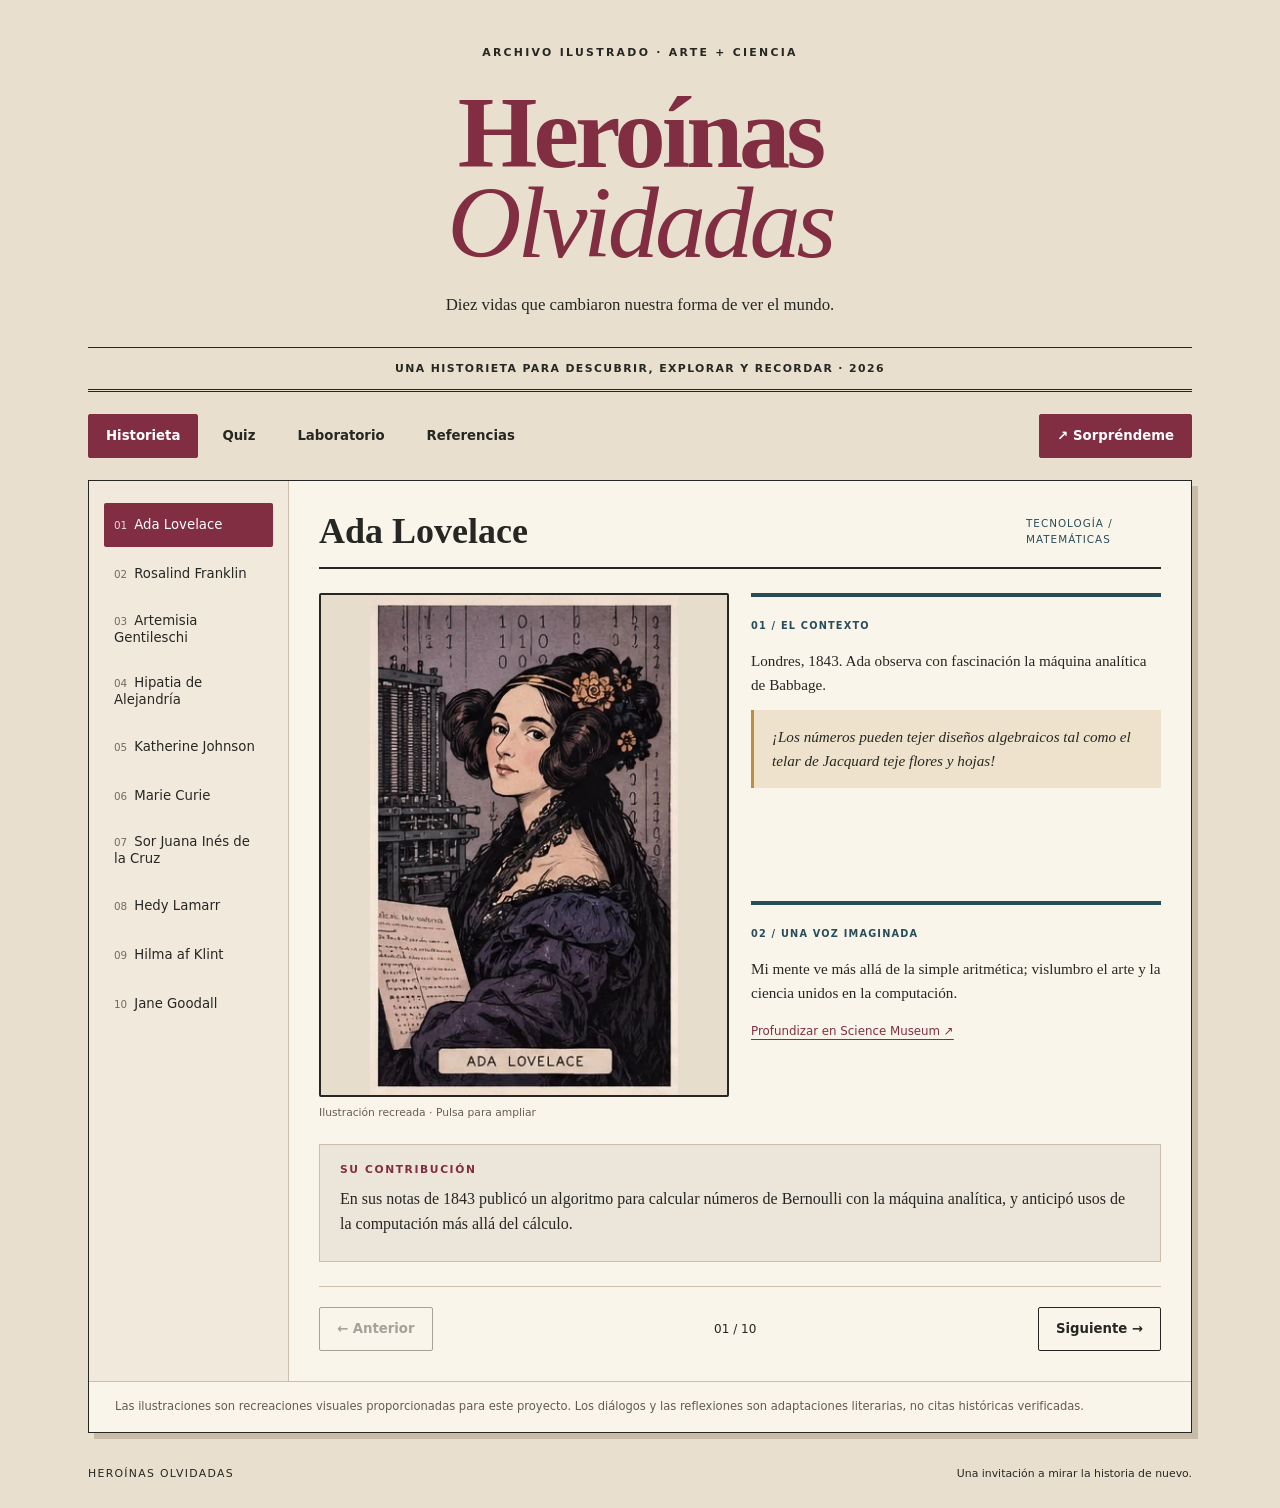
<file: index.html>
<!doctype html>
<html lang="es">
<head>
<meta charset="utf-8"><meta name="viewport" content="width=device-width, initial-scale=1">
<meta name="description" content="Diez pioneras del arte y el conocimiento: una historieta educativa con ilustraciones, quiz y laboratorio de partículas.">
<meta name="theme-color" content="#812e42"><title>Heroínas Olvidadas | Historieta interactiva</title>
<link rel="stylesheet" href="style.css"><script src="data.js" defer></script><script src="script.js" defer></script>
</head>
<body>
<a class="skip" href="#contenido">Saltar al contenido</a>
<header class="masthead"><span class="eyebrow">ARCHIVO ILUSTRADO · ARTE + CIENCIA</span><h1>Heroínas<br><em>Olvidadas</em></h1><p>Diez vidas que cambiaron nuestra forma de ver el mundo.</p><div class="edition">UNA HISTORIETA PARA DESCUBRIR, EXPLORAR Y RECORDAR · 2026</div></header>
<main id="contenido">
<div class="toolbar"><nav aria-label="Secciones"><button class="section-btn active" data-view="historia">Historieta</button><button class="section-btn" data-view="quiz">Quiz</button><button class="section-btn" data-view="laboratorio">Laboratorio</button><button class="section-btn" data-view="referencias">Referencias</button></nav><button id="surprise" class="accent">↗ Sorpréndeme</button></div>
<section id="historia" class="view"><div class="book-layout"><nav id="navTabs" class="book-nav-tabs" aria-label="Elegir una heroína"></nav><div class="book-body"><div id="pagesContainer"></div><div class="pagination"><button id="prevBtn">← Anterior</button><span id="pageIndicator" aria-live="polite"></span><button id="nextBtn">Siguiente →</button></div></div></div><p class="editorial-note">Las ilustraciones son recreaciones visuales proporcionadas para este proyecto. Los diálogos y las reflexiones son adaptaciones literarias, no citas históricas verificadas.</p></section>
<section id="quiz" class="view" hidden><div class="section-heading"><span class="eyebrow">PON A PRUEBA TU MEMORIA</span><h2>Lo que permanece</h2><p>Cinco preguntas. Un nuevo orden cada vez que vuelvas a intentarlo.</p></div><form id="quizForm"><div id="quizContainer"></div><div class="actions"><button type="submit" class="accent">Calificar respuestas</button><button type="button" id="resetQuiz">Nuevo intento</button></div><p id="quizResult" role="status"></p></form></section>
<section id="laboratorio" class="view" hidden><div class="section-heading"><span class="eyebrow">ARTE GENERATIVO · THE NATURE OF CODE</span><h2>Una constelación de ideas</h2><p>Partículas que siguen fuerzas invisibles. Mueve el cursor o toca el lienzo para atraerlas y elige cómo se mueven.</p></div><div class="actions"><button data-mode="orbit" aria-pressed="true">Órbita</button><button data-mode="attract" aria-pressed="false">Atracción</button><button data-mode="repel" aria-pressed="false">Repulsión</button><button id="randomMode">Modo aleatorio</button><button id="pause" aria-pressed="false">Pausar</button></div><canvas id="artCanvas" width="960" height="430" role="img" aria-label="Simulación interactiva de partículas atraídas o repelidas por un punto">Tu navegador no permite mostrar el lienzo. La simulación utiliza posición, velocidad y aceleración.</canvas><p id="artStatus" role="status">Modo: Órbita</p><details><summary>¿Qué algoritmo hay detrás?</summary><p>Una adaptación original de los principios de <a href="https://natureofcode.com/forces/" target="_blank" rel="noopener noreferrer">The Nature of Code, de Daniel Shiffman</a>: vectores de posición, velocidad y aceleración; fuerza radial con distancia acotada, amortiguación e integración de Euler semimplícita. Se implementa en Canvas 2D sin dependencias externas.</p><p>Cada partícula acumula aceleración, actualiza su velocidad y después su posición. El modo órbita agrega una fuerza tangencial; atracción y repulsión cambian el sentido de la fuerza radial.</p></details></section>
<section id="referencias" class="view" hidden><div class="section-heading"><span class="eyebrow">SEGUIR INVESTIGANDO</span><h2>Detrás de cada historia</h2><p>Fuentes históricas y recursos de desarrollo para profundizar en el proyecto.</p></div><ol id="sourceList" class="sources"></ol><h3>Referencias técnicas</h3><ul class="sources"><li><a href="https://natureofcode.com/forces/" target="_blank" rel="noopener noreferrer">Daniel Shiffman · The Nature of Code: Forces</a></li><li><a href="https://developer.mozilla.org/es/docs/Web/API/Canvas_API" target="_blank" rel="noopener noreferrer">MDN · Canvas API</a></li><li><a href="https://developer.mozilla.org/es/docs/Web/CSS/CSS_media_queries/Using_media_queries" target="_blank" rel="noopener noreferrer">MDN · Consultas de medios CSS</a></li><li><a href="https://docs.github.com/en/pages/quickstart" target="_blank" rel="noopener noreferrer">GitHub Docs · Publicar con Pages</a></li></ul><h3>Créditos y criterio editorial</h3><p>Proyecto escolar desarrollado con apoyo de inteligencia artificial a partir de una base HTML, CSS y JavaScript y diez ilustraciones proporcionadas. Los textos se revisaron para distinguir hechos de recreaciones. Las imágenes no se presentan como fotografías ni retratos documentales.</p><p><a href="reporte-tecnico.pdf">Leer reporte técnico (PDF)</a> · <a href="GUIA-GITHUB.html">Guía para publicar y entregar</a></p></section>
<noscript><p>Activa JavaScript para leer la historieta y utilizar el quiz. Puedes consultar el <a href="reporte-tecnico.pdf">reporte técnico</a>.</p></noscript>
</main>
<footer>HEROÍNAS OLVIDADAS <span>Una invitación a mirar la historia de nuevo.</span></footer>
<dialog id="imageDialog"><button id="closeImage" autofocus>Cerrar ×</button><img id="largeImage" alt=""><p id="imageCaption"></p></dialog>
</body></html>
</file>
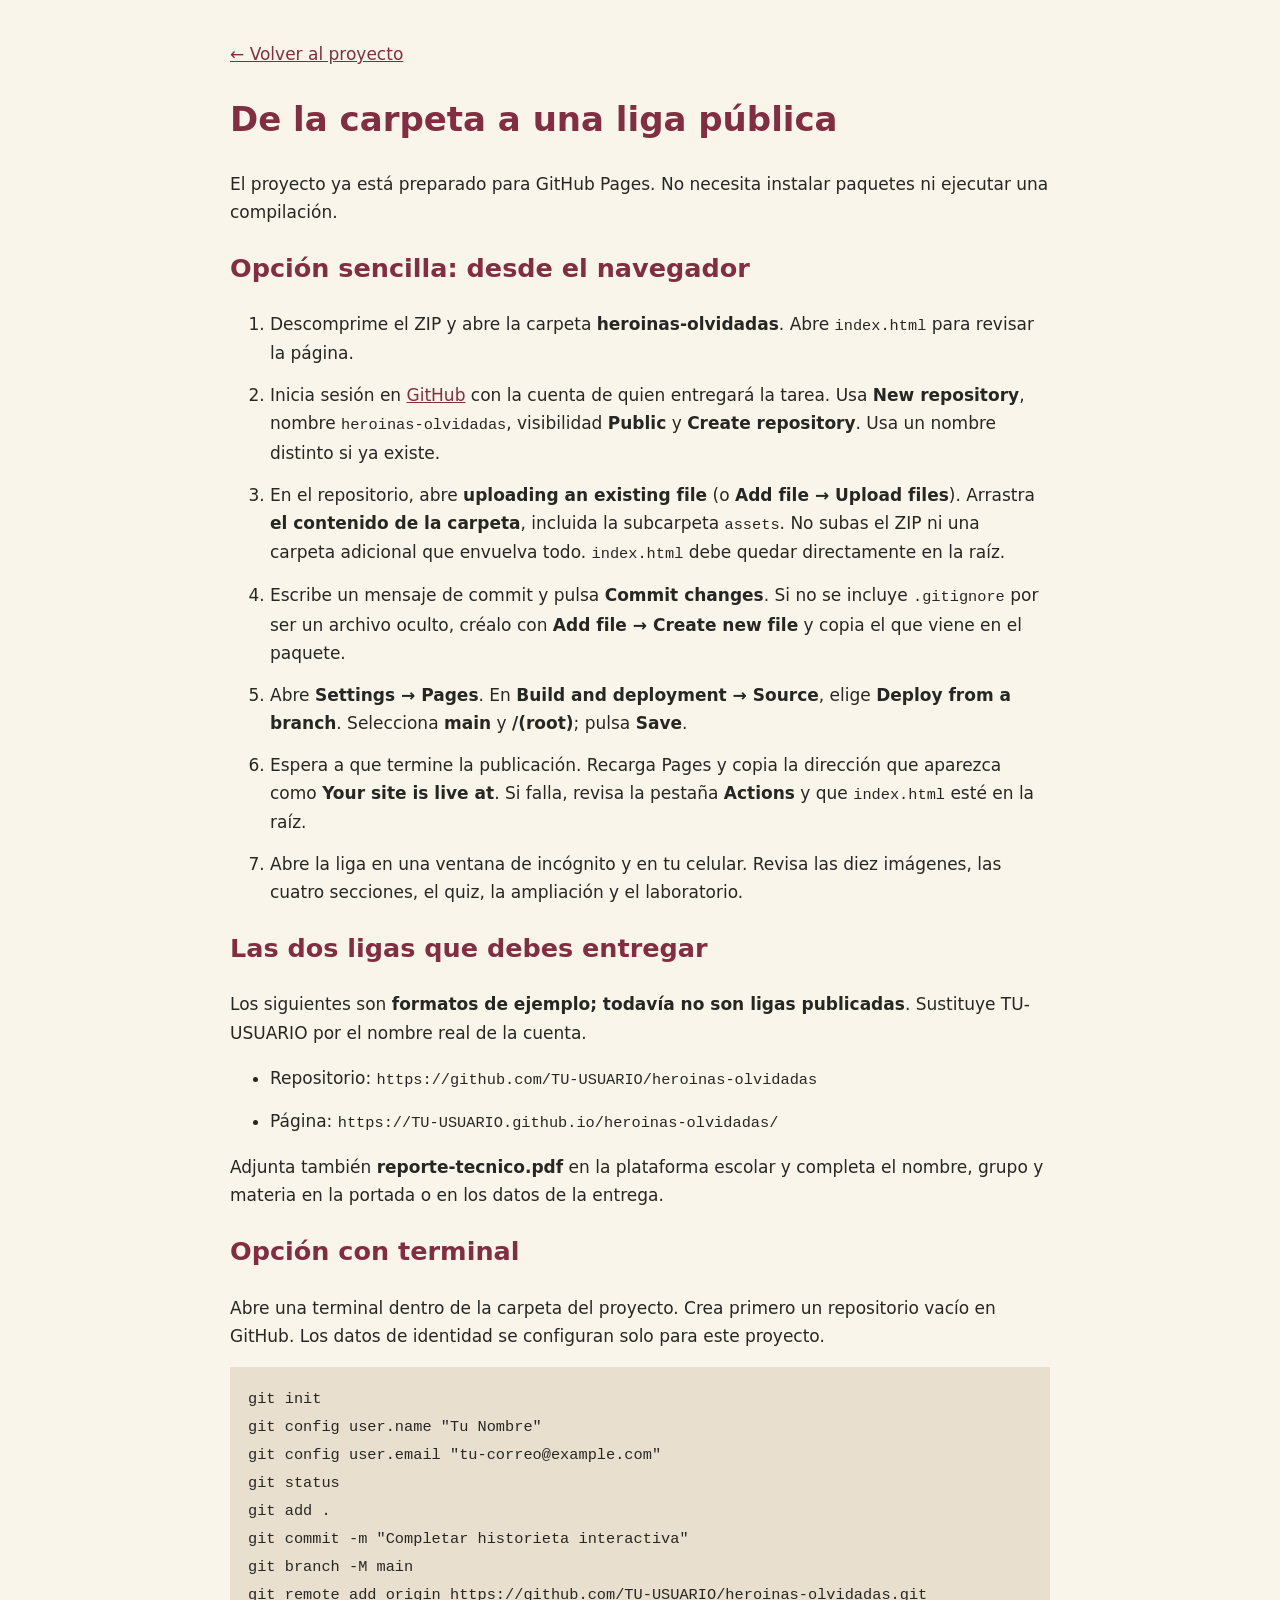
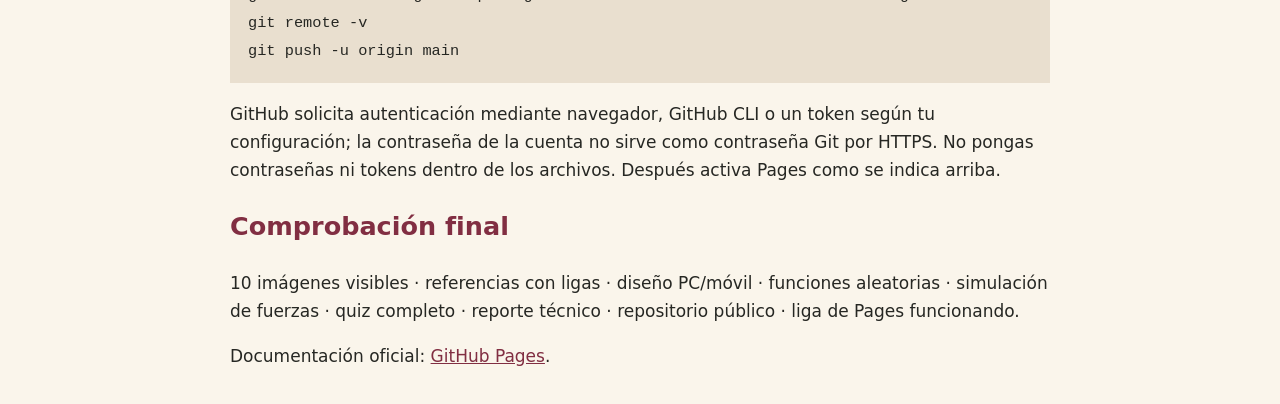
<file: GUIA-GITHUB.html>
<!doctype html><html lang="es"><meta charset="utf-8"><meta name="viewport" content="width=device-width, initial-scale=1"><title>Publicar Heroínas Olvidadas</title><style>body{max-width:820px;margin:40px auto;padding:0 22px;font:17px/1.65 system-ui;color:#262723;background:#faf5eb}h1,h2{color:#812e42}pre{background:#e9dfcf;padding:18px;overflow:auto}a{color:#812e42}li{margin:14px 0}code{font-size:.9em}</style><a href="index.html">← Volver al proyecto</a><h1>De la carpeta a una liga pública</h1><p>El proyecto ya está preparado para GitHub Pages. No necesita instalar paquetes ni ejecutar una compilación.</p><h2>Opción sencilla: desde el navegador</h2><ol><li>Descomprime el ZIP y abre la carpeta <strong>heroinas-olvidadas</strong>. Abre <code>index.html</code> para revisar la página.</li><li>Inicia sesión en <a href="https://github.com/">GitHub</a> con la cuenta de quien entregará la tarea. Usa <strong>New repository</strong>, nombre <code>heroinas-olvidadas</code>, visibilidad <strong>Public</strong> y <strong>Create repository</strong>. Usa un nombre distinto si ya existe.</li><li>En el repositorio, abre <strong>uploading an existing file</strong> (o <strong>Add file → Upload files</strong>). Arrastra <strong>el contenido de la carpeta</strong>, incluida la subcarpeta <code>assets</code>. No subas el ZIP ni una carpeta adicional que envuelva todo. <code>index.html</code> debe quedar directamente en la raíz.</li><li>Escribe un mensaje de commit y pulsa <strong>Commit changes</strong>. Si no se incluye <code>.gitignore</code> por ser un archivo oculto, créalo con <strong>Add file → Create new file</strong> y copia el que viene en el paquete.</li><li>Abre <strong>Settings → Pages</strong>. En <strong>Build and deployment → Source</strong>, elige <strong>Deploy from a branch</strong>. Selecciona <strong>main</strong> y <strong>/(root)</strong>; pulsa <strong>Save</strong>.</li><li>Espera a que termine la publicación. Recarga Pages y copia la dirección que aparezca como <strong>Your site is live at</strong>. Si falla, revisa la pestaña <strong>Actions</strong> y que <code>index.html</code> esté en la raíz.</li><li>Abre la liga en una ventana de incógnito y en tu celular. Revisa las diez imágenes, las cuatro secciones, el quiz, la ampliación y el laboratorio.</li></ol><h2>Las dos ligas que debes entregar</h2><p>Los siguientes son <strong>formatos de ejemplo; todavía no son ligas publicadas</strong>. Sustituye TU-USUARIO por el nombre real de la cuenta.</p><ul><li>Repositorio: <code>https://github.com/TU-USUARIO/heroinas-olvidadas</code></li><li>Página: <code>https://TU-USUARIO.github.io/heroinas-olvidadas/</code></li></ul><p>Adjunta también <strong>reporte-tecnico.pdf</strong> en la plataforma escolar y completa el nombre, grupo y materia en la portada o en los datos de la entrega.</p><h2>Opción con terminal</h2><p>Abre una terminal dentro de la carpeta del proyecto. Crea primero un repositorio vacío en GitHub. Los datos de identidad se configuran solo para este proyecto.</p><pre><code>git init
git config user.name "Tu Nombre"
git config user.email "tu-correo@example.com"
git status
git add .
git commit -m "Completar historieta interactiva"
git branch -M main
git remote add origin https://github.com/TU-USUARIO/heroinas-olvidadas.git
git remote -v
git push -u origin main</code></pre><p>GitHub solicita autenticación mediante navegador, GitHub CLI o un token según tu configuración; la contraseña de la cuenta no sirve como contraseña Git por HTTPS. No pongas contraseñas ni tokens dentro de los archivos. Después activa Pages como se indica arriba.</p><h2>Comprobación final</h2><p>10 imágenes visibles · referencias con ligas · diseño PC/móvil · funciones aleatorias · simulación de fuerzas · quiz completo · reporte técnico · repositorio público · liga de Pages funcionando.</p><p>Documentación oficial: <a href="https://docs.github.com/en/pages/quickstart">GitHub Pages</a>.</p></html>
</file>
<file: style.css>
:root{--paper:#faf5eb;--bg:#e9dfcf;--ink:#262723;--wine:#812e42;--blue:#294d58;--gold:#bd8f41;--line:#cbbfac}*{box-sizing:border-box}body{margin:0;background:var(--bg);color:var(--ink);font-family:Georgia,'Times New Roman',serif;line-height:1.6}button,a,input{touch-action:manipulation}button{font:600 .83rem/1.3 system-ui,sans-serif;cursor:pointer;border:1px solid var(--ink);background:var(--paper);color:var(--ink);padding:12px 17px;min-height:44px;border-radius:2px}button:hover{background:#e9dfcf}button:disabled{opacity:.4;cursor:default}.accent,button.active{background:var(--wine);color:white;border-color:var(--wine)}a{color:var(--wine);text-underline-offset:4px}a:hover{text-decoration-thickness:2px}:focus-visible{outline:3px solid #167c9b;outline-offset:4px}[hidden]{display:none!important}.skip{position:absolute;left:12px;top:-100px;background:white;padding:12px;z-index:10}.skip:focus{top:12px}.masthead{max-width:1160px;margin:0 auto;padding:38px 28px 0;text-align:center}.eyebrow,.edition{font:600 .68rem/1.6 system-ui,sans-serif;letter-spacing:2.3px}.masthead h1{font-size:clamp(3.8rem,8vw,6.8rem);line-height:.88;letter-spacing:-4px;margin:24px 0;color:var(--wine);font-weight:900}.masthead h1 em{font-weight:400}.masthead p{font-size:1.05rem}.edition{border-top:1px solid var(--ink);border-bottom:3px double var(--ink);padding:12px;margin-top:28px;letter-spacing:1.4px}main{max-width:1160px;margin:auto;padding:0 28px;width:100%}.toolbar{display:flex;justify-content:space-between;align-items:center;gap:15px;padding:22px 0}.toolbar nav{display:flex;gap:6px;flex-wrap:wrap}.section-btn{border-color:transparent;background:transparent}.view{background:var(--paper);border:1px solid var(--ink);box-shadow:6px 6px 0 #c8bba8;margin-bottom:32px}.book-layout{display:grid;grid-template-columns:200px minmax(0,1fr)}.book-nav-tabs{border-right:1px solid var(--line);padding:22px 15px;display:flex;flex-direction:column;gap:5px;background:#f1e9dc}.tab-btn{border:0;background:transparent;text-align:left;padding:11px 10px;font-weight:400}.tab-btn .number{font-size:.65rem;color:#766b5c;margin-right:7px}.tab-btn.active .number{color:#ead6db}.book-body{padding:30px}.heroine-header{display:flex;align-items:center;justify-content:space-between;gap:14px;border-bottom:2px solid var(--ink);padding-bottom:15px;margin-bottom:24px}.heroine-header h2{font-size:clamp(1.6rem,3vw,2.25rem);line-height:1.15;margin:0}.field{font:.65rem/1.5 system-ui,sans-serif;letter-spacing:1px;text-transform:uppercase;color:var(--blue);max-width:135px}.comic-grid{display:grid;grid-template-columns:minmax(0,1fr) minmax(0,1fr);gap:22px}.portrait{margin:0;grid-row:span 2}.portrait button{display:block;width:100%;padding:0;border:2px solid var(--ink);background:#e6ddcc;line-height:0}.portrait img{display:block;width:100%;height:auto;max-height:500px;object-fit:contain}.portrait figcaption{font:.67rem/1.6 system-ui,sans-serif;margin-top:7px;color:#665d50}.story-panel{border-top:4px solid var(--blue);padding:14px 0 0}.story-panel .eyebrow{color:var(--blue);font-size:.61rem;letter-spacing:1.2px}.story-panel p{margin:12px 0;font-size:.95rem}.speech{background:#eee2cc;padding:15px 18px!important;border-left:3px solid var(--gold);font-style:italic}.contribution{grid-column:1/-1;background:#ece5d9;border:1px solid var(--line);padding:16px 20px}.contribution p{margin:8px 0}.contribution h3{font-size:.67rem;font-family:system-ui,sans-serif;letter-spacing:1.6px;text-transform:uppercase;margin:0;color:var(--wine)}.read-source{font:.74rem system-ui,sans-serif}.pagination{display:flex;align-items:center;justify-content:space-between;gap:10px;border-top:1px solid var(--line);margin-top:24px;padding-top:20px}.pagination span{font:.75rem system-ui,sans-serif;text-align:center}.editorial-note{border-top:1px solid var(--line);font:.72rem/1.7 system-ui,sans-serif;margin:0;padding:15px 26px;color:#645b50}#quiz,#laboratorio,#referencias{padding:32px}.section-heading{margin-bottom:26px}.section-heading h2{font-size:2.6rem;line-height:1.1;margin:12px 0;color:var(--wine)}fieldset{border:1px solid var(--line);padding:18px;margin:0 0 24px}legend{font-weight:bold;padding:0 8px}label.option{display:flex;gap:12px;align-items:baseline;padding:12px;border:1px solid var(--line);margin:7px 0;cursor:pointer;font:.9rem/1.6 system-ui,sans-serif}input[type=radio]{accent-color:var(--wine);min-width:18px;min-height:18px}.correct{background:#e0eddf}.incorrect{background:#f5dcd7}.feedback{font:.8rem/1.5 system-ui,sans-serif;color:var(--blue)}.actions{display:flex;flex-wrap:wrap;gap:10px;margin-bottom:20px}#quizResult{font-weight:bold;color:var(--wine)}canvas{width:100%;height:430px;display:block;background:#1e2e34;border:1px solid var(--ink);touch-action:pan-y}button[aria-pressed=true]{background:var(--blue);color:white}details{border-top:1px solid var(--line);padding:15px 0}summary{cursor:pointer}.sources{padding-left:22px}.sources li{padding:9px 0;border-bottom:1px solid var(--line)}.sources span{display:block;font:.77rem system-ui,sans-serif;color:#645b50}footer{max-width:1160px;margin:auto;padding:0 28px 26px;display:flex;justify-content:space-between;gap:20px;font:.68rem/1.6 system-ui,sans-serif;letter-spacing:1.3px}footer span{letter-spacing:0}dialog{border:1px solid var(--ink);padding:16px;max-width:90vw;max-height:95vh;background:var(--paper)}dialog::backdrop{background:#171d20d9}dialog img{display:block;max-width:80vw;max-height:75vh;object-fit:contain;margin:12px auto}dialog p{margin:0;text-align:center}dialog button{display:block;margin-left:auto}
/* Plantilla móvil: navegación horizontal, lectura vertical y botones táctiles. */
@media(max-width:760px){.masthead{padding:28px 16px 0}.masthead h1{letter-spacing:-2px}.masthead p{font-size:.95rem}.edition{font-size:.56rem;letter-spacing:1px}main{padding:0 14px}.toolbar{display:block;padding:14px 0}.toolbar nav{display:grid;grid-template-columns:repeat(4,1fr);gap:0}.section-btn{padding:11px 3px;font-size:.72rem}#surprise{width:100%;margin-top:10px}.book-layout{grid-template-columns:1fr}.book-nav-tabs{flex-direction:row;overflow:auto;border-right:0;border-bottom:1px solid var(--line);padding:12px;gap:6px}.tab-btn{flex:0 0 auto;border:1px solid var(--line);max-width:220px;padding:10px;font-size:.75rem}.book-body{padding:20px 15px}.heroine-header{display:block;margin-bottom:18px}.field{display:block;max-width:none;margin-top:10px}.comic-grid{grid-template-columns:1fr;gap:17px}.portrait{grid-row:auto}.portrait img{max-height:520px}.story-panel{padding-top:10px}.story-panel p{font-size:1rem}.contribution{padding:14px}.pagination button{padding:10px;font-size:.75rem}.pagination span{font-size:.65rem}.editorial-note{padding:14px 16px}#quiz,#laboratorio,#referencias{padding:22px 16px}.section-heading h2{font-size:2rem}.actions button{flex:1 0 auto}canvas{height:330px}fieldset{padding:12px}footer{padding:0 18px 24px;display:block}footer span{display:block;margin-top:6px}.view{box-shadow:3px 3px 0 #c8bba8}}@media(prefers-reduced-motion:reduce){html{scroll-behavior:auto}}@media print{.toolbar,.book-nav-tabs,.pagination,.actions,dialog,footer{display:none!important}.view{box-shadow:none;border:0}body{background:white}main{padding:0}.book-layout{display:block}a{color:var(--ink)}}
</file>
